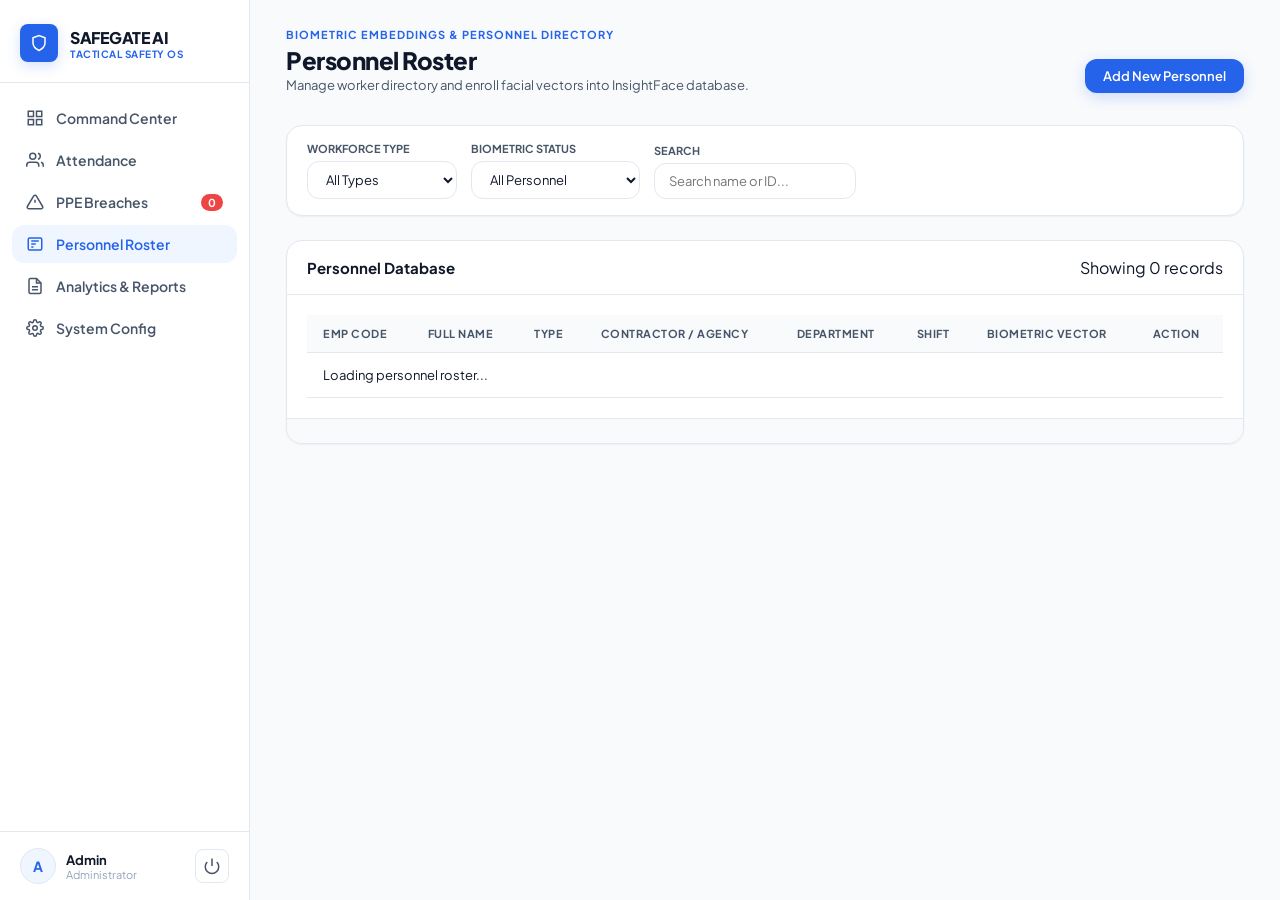
<file: frontend/pages/employees.html>
<!DOCTYPE html>
<html lang="en">
<head>
  <meta charset="UTF-8" />
  <meta name="viewport" content="width=device-width, initial-scale=1.0" />
  <title>Personnel Roster — AI Gate Safety System</title>
  <meta name="description" content="Employee management and InsightFace face biometric enrollment." />
  <link rel="preconnect" href="https://fonts.googleapis.com" />
  <link href="https://fonts.googleapis.com/css2?family=Outfit:wght@300;400;500;600;700;800&family=Inter:wght@300;400;500;600;700&display=swap" rel="stylesheet" />
  <link rel="stylesheet" href="../css/style.css" />
</head>
<body>
  <aside class="sidebar" id="sidebar">
    <div class="sidebar-brand">
      <div class="brand-icon">
        <svg class="nav-svg" viewBox="0 0 24 24" fill="none" stroke="currentColor" stroke-width="2.2"><path d="M12 22s8-4 8-10V5l-8-3-8 3v7c0 6 8 10 8 10z"/></svg>
      </div>
      <div class="brand-text">
        <span class="brand-name">SAFEGATE AI</span>
        <span class="brand-sub">TACTICAL SAFETY OS</span>
      </div>
    </div>

    <nav class="sidebar-nav">
      <a href="../index.html" class="nav-item" id="nav-dashboard">
        <span class="nav-icon"><svg class="nav-svg" viewBox="0 0 24 24" fill="none" stroke="currentColor" stroke-width="2"><rect x="3" y="3" width="7" height="7"/><rect x="14" y="3" width="7" height="7"/><rect x="14" y="14" width="7" height="7"/><rect x="3" y="14" width="7" height="7"/></svg></span>
        <span class="nav-label">Command Center</span>
      </a>
      <a href="attendance.html" class="nav-item" id="nav-attendance">
        <span class="nav-icon"><svg class="nav-svg" viewBox="0 0 24 24" fill="none" stroke="currentColor" stroke-width="2"><path d="M17 21v-2a4 4 0 0 0-4-4H5a4 4 0 0 0-4 4v2"/><circle cx="9" cy="7" r="4"/><path d="M23 21v-2a4 4 0 0 0-3-3.87"/><path d="M16 3.13a4 4 0 0 1 0 7.75"/></svg></span>
        <span class="nav-label">Attendance</span>
      </a>
      <a href="violations.html" class="nav-item" id="nav-violations">
        <span class="nav-icon"><svg class="nav-svg" viewBox="0 0 24 24" fill="none" stroke="currentColor" stroke-width="2"><path d="M10.29 3.86L1.82 18a2 2 0 0 0 1.71 3h16.94a2 2 0 0 0 1.71-3L13.71 3.86a2 2 0 0 0-3.42 0z"/><line x1="12" y1="9" x2="12" y2="13"/><line x1="12" y1="17" x2="12.01" y2="17"/></svg></span>
        <span class="nav-label">PPE Breaches</span>
        <span class="nav-badge" id="violation-badge">0</span>
      </a>
      <a href="employees.html" class="nav-item active" id="nav-employees">
        <span class="nav-icon"><svg class="nav-svg" viewBox="0 0 24 24" fill="none" stroke="currentColor" stroke-width="2"><rect x="3" y="4" width="18" height="16" rx="2"/><line x1="7" y1="8" x2="17" y2="8"/><line x1="7" y1="12" x2="13" y2="12"/><line x1="7" y1="16" x2="10" y2="16"/></svg></span>
        <span class="nav-label">Personnel Roster</span>
      </a>
      <a href="reports.html" class="nav-item" id="nav-reports">
        <span class="nav-icon"><svg class="nav-svg" viewBox="0 0 24 24" fill="none" stroke="currentColor" stroke-width="2"><path d="M14 2H6a2 2 0 0 0-2 2v16a2 2 0 0 0 2 2h12a2 2 0 0 0 2-2V8z"/><polyline points="14 2 14 8 20 8"/><line x1="16" y1="13" x2="8" y2="13"/><line x1="16" y1="17" x2="8" y2="17"/></svg></span>
        <span class="nav-label">Analytics & Reports</span>
      </a>
      <a href="settings.html" class="nav-item" id="nav-settings">
        <span class="nav-icon"><svg class="nav-svg" viewBox="0 0 24 24" fill="none" stroke="currentColor" stroke-width="2"><circle cx="12" cy="12" r="3"/><path d="M19.4 15a1.65 1.65 0 0 0 .33 1.82l.06.06a2 2 0 0 1 0 2.83 2 2 0 0 1-2.83 0l-.06-.06a1.65 1.65 0 0 0-1.82-.33 1.65 1.65 0 0 0-1 1.51V21a2 2 0 0 1-2 2 2 2 0 0 1-2-2v-.09A1.65 1.65 0 0 0 9 19.4a1.65 1.65 0 0 0-1.82.33l-.06.06a2 2 0 0 1-2.83 0 2 2 0 0 1 0-2.83l.06-.06a1.65 1.65 0 0 0 .33-1.82 1.65 1.65 0 0 0-1.51-1H3a2 2 0 0 1-2-2 2 2 0 0 1 2-2h.09A1.65 1.65 0 0 0 4.6 9a1.65 1.65 0 0 0-.33-1.82l-.06-.06a2 2 0 0 1 0-2.83 2 2 0 0 1 2.83 0l.06.06a1.65 1.65 0 0 0 1.82.33H9a1.65 1.65 0 0 0 1-1.51V3a2 2 0 0 1 2-2 2 2 0 0 1 2 2v.09a1.65 1.65 0 0 0 1 1.51 1.65 1.65 0 0 0 1.82-.33l.06-.06a2 2 0 0 1 2.83 0 2 2 0 0 1 0 2.83l-.06.06a1.65 1.65 0 0 0-.33 1.82V9a1.65 1.65 0 0 0 1.51 1H21a2 2 0 0 1 2 2 2 2 0 0 1-2 2h-.09a1.65 1.65 0 0 0-1.51 1z"/></svg></span>
        <span class="nav-label">System Config</span>
      </a>
    </nav>

    <div class="sidebar-footer">
      <div class="user-info" id="user-info">
        <div class="user-avatar" id="user-avatar">A</div>
        <div class="user-details">
          <span class="user-name" id="user-name">Admin</span>
          <span class="user-role" id="user-role">Administrator</span>
        </div>
      </div>
      <button class="btn-logout" id="btn-logout" title="Logout">
        <svg class="nav-svg" viewBox="0 0 24 24" fill="none" stroke="currentColor" stroke-width="2"><path d="M18.36 6.64a9 9 0 1 1-12.73 0"/><line x1="12" y1="2" x2="12" y2="12"/></svg>
      </button>
    </div>
  </aside>

  <main class="main-content">
    <header class="page-header">
      <div class="header-left">
        <div class="page-tag">BIOMETRIC EMBEDDINGS & PERSONNEL DIRECTORY</div>
        <h1 class="page-title">Personnel Roster</h1>
        <p class="page-subtitle">Manage worker directory and enroll facial vectors into InsightFace database.</p>
      </div>
      <div class="header-right">
        <button class="btn btn-primary" onclick="openAddModal()">Add New Personnel</button>
      </div>
    </header>

    <!-- Filters Bar -->
    <div class="filter-bar">
      <div class="filter-group">
        <label>Workforce Type</label>
        <select id="emp-type-filter" class="form-select" onchange="loadEmployees()">
          <option value="all">All Types</option>
          <option value="Contract">Contract Labour</option>
          <option value="OAS">OAS Staff</option>
          <option value="Staff">Regular Staff</option>
        </select>
      </div>
      <div class="filter-group">
        <label>Biometric Status</label>
        <select id="emp-enroll-filter" class="form-select" onchange="loadEmployees()">
          <option value="all">All Personnel</option>
          <option value="enrolled">Enrolled Only</option>
          <option value="pending">Pending Enrollment</option>
        </select>
      </div>
      <div class="filter-group">
        <label>Search</label>
        <input type="text" id="emp-search" class="form-input" placeholder="Search name or ID..." onkeyup="filterEmployeesLocally()" />
      </div>
    </div>

    <!-- Roster Table Card -->
    <div class="card">
      <div class="card-header">
        <h3 class="card-title">Personnel Database</h3>
        <span class="text-muted" id="emp-count-label">Showing 0 records</span>
      </div>
      <div class="card-body p-0">
        <table class="table" id="emp-table">
          <thead>
            <tr>
              <th>Emp Code</th>
              <th>Full Name</th>
              <th>Type</th>
              <th>Contractor / Agency</th>
              <th>Department</th>
              <th>Shift</th>
              <th>Biometric Vector</th>
              <th>Action</th>
            </tr>
          </thead>
          <tbody id="emp-tbody">
            <tr><td colspan="8" class="text-center text-muted p-4">Loading personnel roster...</td></tr>
          </tbody>
        </table>
      </div>
      <div class="card-footer" id="emp-pagination"></div>
    </div>
  </main>

  <!-- Add/Edit Employee Modal -->
  <div class="modal-overlay" id="emp-modal">
    <div class="modal">
      <div class="modal-header">
        <h3 id="emp-modal-title">Register Personnel</h3>
        <button class="modal-close" onclick="closeEmpModal()">&times;</button>
      </div>
      <form id="emp-form" onsubmit="saveEmployee(event)">
        <input type="hidden" id="form-emp-id" />
        <div class="form-group">
          <label>Employee Code / Badge ID *</label>
          <input type="text" id="form-emp-code" class="form-input" placeholder="EMP-1001" required />
        </div>
        <div class="form-group">
          <label>Full Name *</label>
          <input type="text" id="form-full-name" class="form-input" placeholder="John Doe" required />
        </div>
        <div class="grid-2">
          <div class="form-group">
            <label>Workforce Type</label>
            <select id="form-emp-type" class="form-select">
              <option value="Contract">Contract</option>
              <option value="OAS">OAS Staff</option>
              <option value="Staff">Staff</option>
            </select>
          </div>
          <div class="form-group">
            <label>Shift Code</label>
            <select id="form-shift-code" class="form-select">
              <option value="G">General Shift (09:00 - 17:00)</option>
              <option value="A">Shift A (Morning 06:00 - 14:00)</option>
              <option value="B">Shift B (Evening 14:00 - 22:00)</option>
              <option value="C">Shift C (Night 22:00 - 06:00)</option>
            </select>
          </div>
        </div>
        <div class="grid-2">
          <div class="form-group">
            <label>Department</label>
            <input type="text" id="form-dept" class="form-input" placeholder="Civil / Safety" />
          </div>
          <div class="form-group">
            <label>Designation</label>
            <input type="text" id="form-desig" class="form-input" placeholder="Technician" />
          </div>
        </div>
        <div class="form-group">
          <label>Phone Number</label>
          <input type="text" id="form-phone" class="form-input" placeholder="+91 9800000000" />
        </div>
        <div class="modal-footer">
          <button type="button" class="btn btn-secondary" onclick="closeEmpModal()">Cancel</button>
          <button type="submit" class="btn btn-primary">Save Personnel</button>
        </div>
      </form>
    </div>
  </div>

  <!-- Face Enrollment Modal -->
  <div class="modal-overlay" id="enroll-modal">
    <div class="modal">
      <div class="modal-header">
        <h3>Enroll Biometric Face Vector</h3>
        <button class="modal-close" onclick="closeEnrollModal()">&times;</button>
      </div>
      <div class="modal-body text-center">
        <p class="text-muted text-sm mb-3">Upload a clean front-facing photo to generate a 512D face vector embedding.</p>
        <div class="drop-zone" id="drop-zone" onclick="document.getElementById('enroll-file').click()">
          <svg class="nav-svg text-blue mb-2" style="width:40px;height:40px;" viewBox="0 0 24 24" fill="none" stroke="currentColor" stroke-width="2"><path d="M21 15v4a2 2 0 0 1-2 2H5a2 2 0 0 1-2-2v-4"/><polyline points="17 8 12 3 7 8"/><line x1="12" y1="3" x2="12" y2="15"/></svg>
          <p>Click or drag face photo here</p>
          <input type="file" id="enroll-file" accept="image/*" style="display:none" onchange="handleFileSelect(event)" />
        </div>
        <div id="enroll-preview" class="mt-3"></div>
      </div>
      <div class="modal-footer">
        <button class="btn btn-secondary" onclick="closeEnrollModal()">Cancel</button>
        <button class="btn btn-success" id="btn-upload-enroll" onclick="uploadFaceEnrollment()" disabled>Generate Embedding</button>
      </div>
    </div>
  </div>

  <div class="toast-container" id="toast-container"></div>
  <script src="../js/app.js"></script>
  <script src="../js/employees.js"></script>
</body>
</html>
</file>
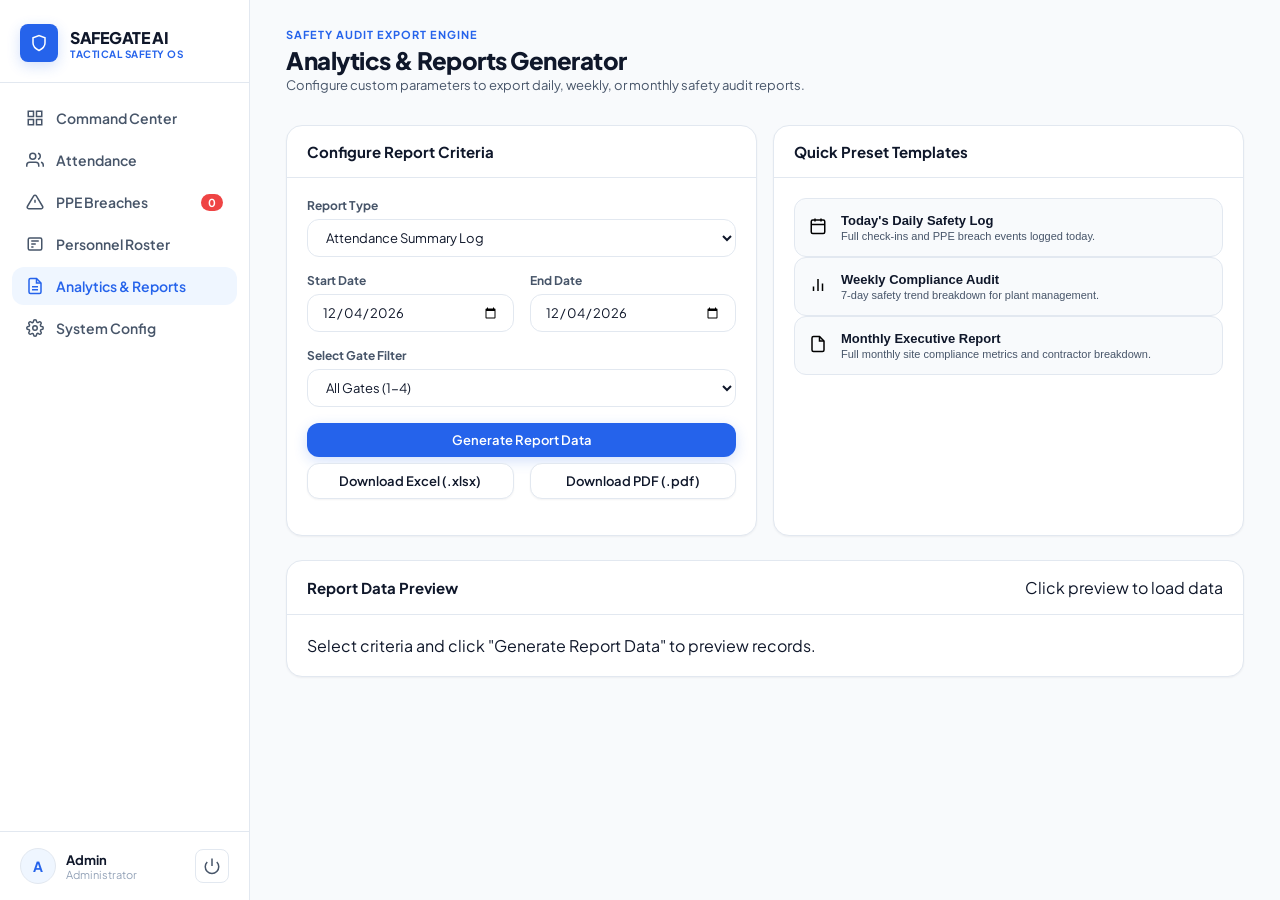
<file: frontend/pages/reports.html>
<!DOCTYPE html>
<html lang="en">
<head>
  <meta charset="UTF-8" />
  <meta name="viewport" content="width=device-width, initial-scale=1.0" />
  <title>Analytics & Reports — AI Gate Safety System</title>
  <meta name="description" content="Generate custom attendance and PPE violation reports in Excel and PDF formats." />
  <link rel="preconnect" href="https://fonts.googleapis.com" />
  <link href="https://fonts.googleapis.com/css2?family=Outfit:wght@300;400;500;600;700;800&family=Inter:wght@300;400;500;600;700&display=swap" rel="stylesheet" />
  <link rel="stylesheet" href="../css/style.css" />
</head>
<body>
  <aside class="sidebar" id="sidebar">
    <div class="sidebar-brand">
      <div class="brand-icon">
        <svg class="nav-svg" viewBox="0 0 24 24" fill="none" stroke="currentColor" stroke-width="2.2"><path d="M12 22s8-4 8-10V5l-8-3-8 3v7c0 6 8 10 8 10z"/></svg>
      </div>
      <div class="brand-text">
        <span class="brand-name">SAFEGATE AI</span>
        <span class="brand-sub">TACTICAL SAFETY OS</span>
      </div>
    </div>

    <nav class="sidebar-nav">
      <a href="../index.html" class="nav-item" id="nav-dashboard">
        <span class="nav-icon"><svg class="nav-svg" viewBox="0 0 24 24" fill="none" stroke="currentColor" stroke-width="2"><rect x="3" y="3" width="7" height="7"/><rect x="14" y="3" width="7" height="7"/><rect x="14" y="14" width="7" height="7"/><rect x="3" y="14" width="7" height="7"/></svg></span>
        <span class="nav-label">Command Center</span>
      </a>
      <a href="attendance.html" class="nav-item" id="nav-attendance">
        <span class="nav-icon"><svg class="nav-svg" viewBox="0 0 24 24" fill="none" stroke="currentColor" stroke-width="2"><path d="M17 21v-2a4 4 0 0 0-4-4H5a4 4 0 0 0-4 4v2"/><circle cx="9" cy="7" r="4"/><path d="M23 21v-2a4 4 0 0 0-3-3.87"/><path d="M16 3.13a4 4 0 0 1 0 7.75"/></svg></span>
        <span class="nav-label">Attendance</span>
      </a>
      <a href="violations.html" class="nav-item" id="nav-violations">
        <span class="nav-icon"><svg class="nav-svg" viewBox="0 0 24 24" fill="none" stroke="currentColor" stroke-width="2"><path d="M10.29 3.86L1.82 18a2 2 0 0 0 1.71 3h16.94a2 2 0 0 0 1.71-3L13.71 3.86a2 2 0 0 0-3.42 0z"/><line x1="12" y1="9" x2="12" y2="13"/><line x1="12" y1="17" x2="12.01" y2="17"/></svg></span>
        <span class="nav-label">PPE Breaches</span>
        <span class="nav-badge" id="violation-badge">0</span>
      </a>
      <a href="employees.html" class="nav-item" id="nav-employees">
        <span class="nav-icon"><svg class="nav-svg" viewBox="0 0 24 24" fill="none" stroke="currentColor" stroke-width="2"><rect x="3" y="4" width="18" height="16" rx="2"/><line x1="7" y1="8" x2="17" y2="8"/><line x1="7" y1="12" x2="13" y2="12"/><line x1="7" y1="16" x2="10" y2="16"/></svg></span>
        <span class="nav-label">Personnel Roster</span>
      </a>
      <a href="reports.html" class="nav-item active" id="nav-reports">
        <span class="nav-icon"><svg class="nav-svg" viewBox="0 0 24 24" fill="none" stroke="currentColor" stroke-width="2"><path d="M14 2H6a2 2 0 0 0-2 2v16a2 2 0 0 0 2 2h12a2 2 0 0 0 2-2V8z"/><polyline points="14 2 14 8 20 8"/><line x1="16" y1="13" x2="8" y2="13"/><line x1="16" y1="17" x2="8" y2="17"/></svg></span>
        <span class="nav-label">Analytics & Reports</span>
      </a>
      <a href="settings.html" class="nav-item" id="nav-settings">
        <span class="nav-icon"><svg class="nav-svg" viewBox="0 0 24 24" fill="none" stroke="currentColor" stroke-width="2"><circle cx="12" cy="12" r="3"/><path d="M19.4 15a1.65 1.65 0 0 0 .33 1.82l.06.06a2 2 0 0 1 0 2.83 2 2 0 0 1-2.83 0l-.06-.06a1.65 1.65 0 0 0-1.82-.33 1.65 1.65 0 0 0-1 1.51V21a2 2 0 0 1-2 2 2 2 0 0 1-2-2v-.09A1.65 1.65 0 0 0 9 19.4a1.65 1.65 0 0 0-1.82.33l-.06.06a2 2 0 0 1-2.83 0 2 2 0 0 1 0-2.83l.06-.06a1.65 1.65 0 0 0 .33-1.82 1.65 1.65 0 0 0-1.51-1H3a2 2 0 0 1-2-2 2 2 0 0 1 2-2h.09A1.65 1.65 0 0 0 4.6 9a1.65 1.65 0 0 0-.33-1.82l-.06-.06a2 2 0 0 1 0-2.83 2 2 0 0 1 2.83 0l.06.06a1.65 1.65 0 0 0 1.82.33H9a1.65 1.65 0 0 0 1-1.51V3a2 2 0 0 1 2-2 2 2 0 0 1 2 2v.09a1.65 1.65 0 0 0 1 1.51 1.65 1.65 0 0 0 1.82-.33l.06-.06a2 2 0 0 1 2.83 0 2 2 0 0 1 0 2.83l-.06.06a1.65 1.65 0 0 0-.33 1.82V9a1.65 1.65 0 0 0 1.51 1H21a2 2 0 0 1 2 2 2 2 0 0 1-2 2h-.09a1.65 1.65 0 0 0-1.51 1z"/></svg></span>
        <span class="nav-label">System Config</span>
      </a>
    </nav>

    <div class="sidebar-footer">
      <div class="user-info" id="user-info">
        <div class="user-avatar" id="user-avatar">A</div>
        <div class="user-details">
          <span class="user-name" id="user-name">Admin</span>
          <span class="user-role" id="user-role">Administrator</span>
        </div>
      </div>
      <button class="btn-logout" id="btn-logout" title="Logout">
        <svg class="nav-svg" viewBox="0 0 24 24" fill="none" stroke="currentColor" stroke-width="2"><path d="M18.36 6.64a9 9 0 1 1-12.73 0"/><line x1="12" y1="2" x2="12" y2="12"/></svg>
      </button>
    </div>
  </aside>

  <main class="main-content">
    <header class="page-header">
      <div class="header-left">
        <div class="page-tag">SAFETY AUDIT EXPORT ENGINE</div>
        <h1 class="page-title">Analytics & Reports Generator</h1>
        <p class="page-subtitle">Configure custom parameters to export daily, weekly, or monthly safety audit reports.</p>
      </div>
    </header>

    <div class="grid-2">
      <!-- Report Control Panel -->
      <div class="card">
        <div class="card-header">
          <h3 class="card-title">Configure Report Criteria</h3>
        </div>
        <div class="card-body">
          <div class="form-group">
            <label>Report Type</label>
            <select id="rpt-type" class="form-select">
              <option value="Attendance">Attendance Summary Log</option>
              <option value="Violations">PPE Safety Breach Audit</option>
              <option value="Executive">Executive Safety Compliance Summary</option>
            </select>
          </div>
          <div class="grid-2">
            <div class="form-group">
              <label>Start Date</label>
              <input type="date" id="rpt-start" class="form-input" />
            </div>
            <div class="form-group">
              <label>End Date</label>
              <input type="date" id="rpt-end" class="form-input" />
            </div>
          </div>
          <div class="form-group">
            <label>Select Gate Filter</label>
            <select id="rpt-gate" class="form-select">
              <option value="all">All Gates (1-4)</option>
              <option value="1">Main Gate-1</option>
              <option value="2">Main Gate-2</option>
              <option value="3">Main Gate-3</option>
              <option value="4">Main Gate-4</option>
            </select>
          </div>
          <div class="form-group mt-4">
            <button class="btn btn-primary btn-full mb-2" onclick="previewReport()">Generate Report Data</button>
            <div class="grid-2">
              <button class="btn btn-secondary" onclick="downloadExcel()">Download Excel (.xlsx)</button>
              <button class="btn btn-secondary" onclick="downloadPDF()">Download PDF (.pdf)</button>
            </div>
          </div>
        </div>
      </div>

      <!-- Quick Export Templates -->
      <div class="card">
        <div class="card-header">
          <h3 class="card-title">Quick Preset Templates</h3>
        </div>
        <div class="card-body">
          <div class="preset-list">
            <button class="preset-card" onclick="quickReport('today')">
              <div class="preset-icon text-cyan"><svg class="kpi-svg" viewBox="0 0 24 24" fill="none" stroke="currentColor" stroke-width="2"><rect x="3" y="4" width="18" height="18" rx="2" ry="2"/><line x1="16" y1="2" x2="16" y2="6"/><line x1="8" y1="2" x2="8" y2="6"/><line x1="3" y1="10" x2="21" y2="10"/></svg></div>
              <div class="preset-details">
                <div class="preset-title">Today's Daily Safety Log</div>
                <div class="preset-desc">Full check-ins and PPE breach events logged today.</div>
              </div>
            </button>
            <button class="preset-card mt-3" onclick="quickReport('week')">
              <div class="preset-icon text-blue"><svg class="kpi-svg" viewBox="0 0 24 24" fill="none" stroke="currentColor" stroke-width="2"><line x1="18" y1="20" x2="18" y2="10"/><line x1="12" y1="20" x2="12" y2="4"/><line x1="6" y1="20" x2="6" y2="14"/></svg></div>
              <div class="preset-details">
                <div class="preset-title">Weekly Compliance Audit</div>
                <div class="preset-desc">7-day safety trend breakdown for plant management.</div>
              </div>
            </button>
            <button class="preset-card mt-3" onclick="quickReport('month')">
              <div class="preset-icon text-purple"><svg class="kpi-svg" viewBox="0 0 24 24" fill="none" stroke="currentColor" stroke-width="2"><path d="M14 2H6a2 2 0 0 0-2 2v16a2 2 0 0 0 2 2h12a2 2 0 0 0 2-2V8z"/><polyline points="14 2 14 8 20 8"/></svg></div>
              <div class="preset-details">
                <div class="preset-title">Monthly Executive Report</div>
                <div class="preset-desc">Full monthly site compliance metrics and contractor breakdown.</div>
              </div>
            </button>
          </div>
        </div>
      </div>
    </div>

    <!-- Preview Section -->
    <div class="card mt-4">
      <div class="card-header">
        <h3 class="card-title">Report Data Preview</h3>
        <span class="text-muted" id="preview-count">Click preview to load data</span>
      </div>
      <div class="card-body p-0">
        <div id="preview-container" class="p-4 text-center text-muted">Select criteria and click "Generate Report Data" to preview records.</div>
      </div>
    </div>
  </main>

  <div class="toast-container" id="toast-container"></div>
  <script src="../js/app.js"></script>
  <script src="../js/reports.js"></script>
</body>
</html>
</file>
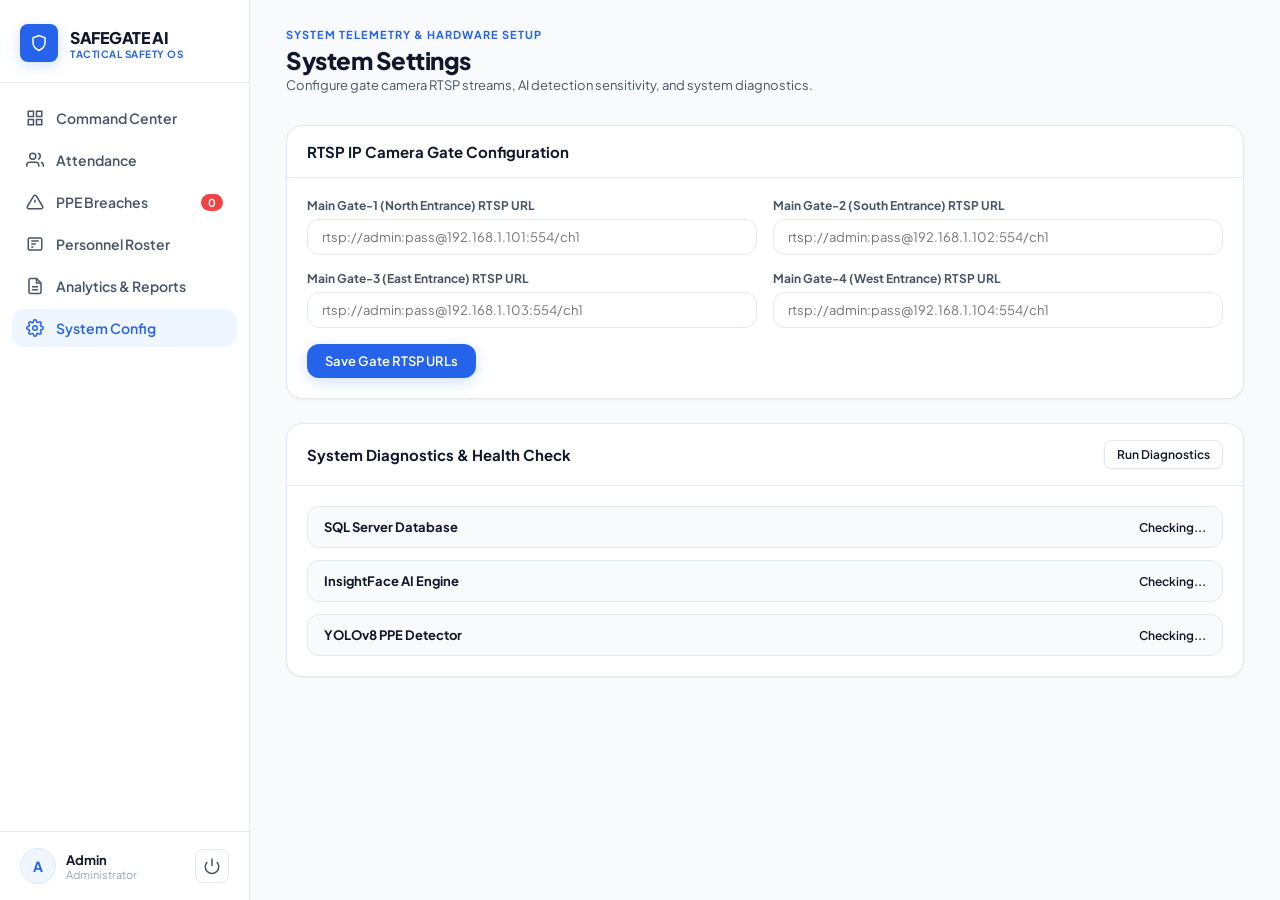
<file: frontend/pages/settings.html>
<!DOCTYPE html>
<html lang="en">
<head>
  <meta charset="UTF-8" />
  <meta name="viewport" content="width=device-width, initial-scale=1.0" />
  <title>System Settings & RTSP Config — AI Gate Safety System</title>
  <meta name="description" content="Configure RTSP camera sources, AI detection thresholds, users, and health." />
  <link rel="preconnect" href="https://fonts.googleapis.com" />
  <link href="https://fonts.googleapis.com/css2?family=Outfit:wght@300;400;500;600;700;800&family=Inter:wght@300;400;500;600;700&display=swap" rel="stylesheet" />
  <link rel="stylesheet" href="../css/style.css" />
</head>
<body>
  <aside class="sidebar" id="sidebar">
    <div class="sidebar-brand">
      <div class="brand-icon">
        <svg class="nav-svg" viewBox="0 0 24 24" fill="none" stroke="currentColor" stroke-width="2.2"><path d="M12 22s8-4 8-10V5l-8-3-8 3v7c0 6 8 10 8 10z"/></svg>
      </div>
      <div class="brand-text">
        <span class="brand-name">SAFEGATE AI</span>
        <span class="brand-sub">TACTICAL SAFETY OS</span>
      </div>
    </div>

    <nav class="sidebar-nav">
      <a href="../index.html" class="nav-item" id="nav-dashboard">
        <span class="nav-icon"><svg class="nav-svg" viewBox="0 0 24 24" fill="none" stroke="currentColor" stroke-width="2"><rect x="3" y="3" width="7" height="7"/><rect x="14" y="3" width="7" height="7"/><rect x="14" y="14" width="7" height="7"/><rect x="3" y="14" width="7" height="7"/></svg></span>
        <span class="nav-label">Command Center</span>
      </a>
      <a href="attendance.html" class="nav-item" id="nav-attendance">
        <span class="nav-icon"><svg class="nav-svg" viewBox="0 0 24 24" fill="none" stroke="currentColor" stroke-width="2"><path d="M17 21v-2a4 4 0 0 0-4-4H5a4 4 0 0 0-4 4v2"/><circle cx="9" cy="7" r="4"/><path d="M23 21v-2a4 4 0 0 0-3-3.87"/><path d="M16 3.13a4 4 0 0 1 0 7.75"/></svg></span>
        <span class="nav-label">Attendance</span>
      </a>
      <a href="violations.html" class="nav-item" id="nav-violations">
        <span class="nav-icon"><svg class="nav-svg" viewBox="0 0 24 24" fill="none" stroke="currentColor" stroke-width="2"><path d="M10.29 3.86L1.82 18a2 2 0 0 0 1.71 3h16.94a2 2 0 0 0 1.71-3L13.71 3.86a2 2 0 0 0-3.42 0z"/><line x1="12" y1="9" x2="12" y2="13"/><line x1="12" y1="17" x2="12.01" y2="17"/></svg></span>
        <span class="nav-label">PPE Breaches</span>
        <span class="nav-badge" id="violation-badge">0</span>
      </a>
      <a href="employees.html" class="nav-item" id="nav-employees">
        <span class="nav-icon"><svg class="nav-svg" viewBox="0 0 24 24" fill="none" stroke="currentColor" stroke-width="2"><rect x="3" y="4" width="18" height="16" rx="2"/><line x1="7" y1="8" x2="17" y2="8"/><line x1="7" y1="12" x2="13" y2="12"/><line x1="7" y1="16" x2="10" y2="16"/></svg></span>
        <span class="nav-label">Personnel Roster</span>
      </a>
      <a href="reports.html" class="nav-item" id="nav-reports">
        <span class="nav-icon"><svg class="nav-svg" viewBox="0 0 24 24" fill="none" stroke="currentColor" stroke-width="2"><path d="M14 2H6a2 2 0 0 0-2 2v16a2 2 0 0 0 2 2h12a2 2 0 0 0 2-2V8z"/><polyline points="14 2 14 8 20 8"/><line x1="16" y1="13" x2="8" y2="13"/><line x1="16" y1="17" x2="8" y2="17"/></svg></span>
        <span class="nav-label">Analytics & Reports</span>
      </a>
      <a href="settings.html" class="nav-item active" id="nav-settings">
        <span class="nav-icon"><svg class="nav-svg" viewBox="0 0 24 24" fill="none" stroke="currentColor" stroke-width="2"><circle cx="12" cy="12" r="3"/><path d="M19.4 15a1.65 1.65 0 0 0 .33 1.82l.06.06a2 2 0 0 1 0 2.83 2 2 0 0 1-2.83 0l-.06-.06a1.65 1.65 0 0 0-1.82-.33 1.65 1.65 0 0 0-1 1.51V21a2 2 0 0 1-2 2 2 2 0 0 1-2-2v-.09A1.65 1.65 0 0 0 9 19.4a1.65 1.65 0 0 0-1.82.33l-.06.06a2 2 0 0 1-2.83 0 2 2 0 0 1 0-2.83l.06-.06a1.65 1.65 0 0 0 .33-1.82 1.65 1.65 0 0 0-1.51-1H3a2 2 0 0 1-2-2 2 2 0 0 1 2-2h.09A1.65 1.65 0 0 0 4.6 9a1.65 1.65 0 0 0-.33-1.82l-.06-.06a2 2 0 0 1 0-2.83 2 2 0 0 1 2.83 0l.06.06a1.65 1.65 0 0 0 1.82.33H9a1.65 1.65 0 0 0 1-1.51V3a2 2 0 0 1 2-2 2 2 0 0 1 2 2v.09a1.65 1.65 0 0 0 1 1.51 1.65 1.65 0 0 0 1.82-.33l.06-.06a2 2 0 0 1 2.83 0 2 2 0 0 1 0 2.83l-.06.06a1.65 1.65 0 0 0-.33 1.82V9a1.65 1.65 0 0 0 1.51 1H21a2 2 0 0 1 2 2 2 2 0 0 1-2 2h-.09a1.65 1.65 0 0 0-1.51 1z"/></svg></span>
        <span class="nav-label">System Config</span>
      </a>
    </nav>

    <div class="sidebar-footer">
      <div class="user-info" id="user-info">
        <div class="user-avatar" id="user-avatar">A</div>
        <div class="user-details">
          <span class="user-name" id="user-name">Admin</span>
          <span class="user-role" id="user-role">Administrator</span>
        </div>
      </div>
      <button class="btn-logout" id="btn-logout" title="Logout">
        <svg class="nav-svg" viewBox="0 0 24 24" fill="none" stroke="currentColor" stroke-width="2"><path d="M18.36 6.64a9 9 0 1 1-12.73 0"/><line x1="12" y1="2" x2="12" y2="12"/></svg>
      </button>
    </div>
  </aside>

  <main class="main-content">
    <header class="page-header">
      <div class="header-left">
        <div class="page-tag">SYSTEM TELEMETRY & HARDWARE SETUP</div>
        <h1 class="page-title">System Settings</h1>
        <p class="page-subtitle">Configure gate camera RTSP streams, AI detection sensitivity, and system diagnostics.</p>
      </div>
    </header>

    <div class="card">
      <div class="card-header">
        <h3 class="card-title">RTSP IP Camera Gate Configuration</h3>
      </div>
      <div class="card-body">
        <form id="gate-config-form" onsubmit="saveGateSettings(event)">
          <div class="grid-2">
            <div class="form-group">
              <label>Main Gate-1 (North Entrance) RTSP URL</label>
              <input type="text" id="gate-rtsp-1" class="form-input" placeholder="rtsp://admin:pass@192.168.1.101:554/ch1" />
            </div>
            <div class="form-group">
              <label>Main Gate-2 (South Entrance) RTSP URL</label>
              <input type="text" id="gate-rtsp-2" class="form-input" placeholder="rtsp://admin:pass@192.168.1.102:554/ch1" />
            </div>
          </div>
          <div class="grid-2">
            <div class="form-group">
              <label>Main Gate-3 (East Entrance) RTSP URL</label>
              <input type="text" id="gate-rtsp-3" class="form-input" placeholder="rtsp://admin:pass@192.168.1.103:554/ch1" />
            </div>
            <div class="form-group">
              <label>Main Gate-4 (West Entrance) RTSP URL</label>
              <input type="text" id="gate-rtsp-4" class="form-input" placeholder="rtsp://admin:pass@192.168.1.104:554/ch1" />
            </div>
          </div>
          <button type="submit" class="btn btn-primary mt-2">Save Gate RTSP URLs</button>
        </form>
      </div>
    </div>

    <!-- Health Check Section -->
    <div class="card mt-4">
      <div class="card-header">
        <h3 class="card-title">System Diagnostics & Health Check</h3>
        <button class="btn btn-secondary btn-sm" onclick="checkHealth()">Run Diagnostics</button>
      </div>
      <div class="card-body">
        <div class="health-grid" id="health-grid">
          <div class="health-item">
            <div class="health-label">SQL Server Database</div>
            <div class="health-status" id="health-db">Checking...</div>
          </div>
          <div class="health-item">
            <div class="health-label">InsightFace AI Engine</div>
            <div class="health-status" id="health-face">Checking...</div>
          </div>
          <div class="health-item">
            <div class="health-label">YOLOv8 PPE Detector</div>
            <div class="health-status" id="health-ppe">Checking...</div>
          </div>
        </div>
      </div>
    </div>
  </main>

  <div class="toast-container" id="toast-container"></div>
  <script src="../js/app.js"></script>
  <script src="../js/settings.js"></script>
</body>
</html>
</file>
<file: frontend/css/style.css>
/* ══════════════════════════════════════════════════════════════
   AI Gate Safety System — Modern Light Theme Design System
   Clean, Minimal, High-Contrast Corporate Safety OS
   ══════════════════════════════════════════════════════════════ */

/* ── Google Fonts ─────────────────────────────────────────────── */
@import url('https://fonts.googleapis.com/css2?family=Plus+Jakarta+Sans:wght@400;500;600;700;800&family=Inter:wght@400;500;600;700&display=swap');

/* ── Light Design Tokens ───────────────────────────────────────────── */
:root {
  /* Surface Colors */
  --bg-base: #F8FAFC;
  --bg-surface: #FFFFFF;
  --bg-card: #FFFFFF;
  --bg-card-hover: #F1F5F9;
  --bg-sidebar: #FFFFFF;

  /* Accent Palette */
  --accent-blue: #2563EB;
  --accent-blue-lt: #3B82F6;
  --accent-blue-bg: #EFF6FF;

  --accent-cyan: #0EA5E9;
  --accent-cyan-bg: #F0F9FF;

  --accent-green: #10B981;
  --accent-green-bg: #ECFDF5;

  --accent-amber: #F59E0B;
  --accent-amber-bg: #FFFBEB;

  --accent-red: #EF4444;
  --accent-red-bg: #FEF2F2;

  --accent-purple: #8B5CF6;
  --accent-purple-bg: #F5F3FF;

  /* Typography Colors */
  --text-primary: #0F172A;
  --text-secondary: #475569;
  --text-muted: #94A3B8;

  /* Borders & Dividers */
  --border: #E2E8F0;
  --border-hover: #CBD5E1;
  --glass-bg: rgba(255, 255, 255, 0.9);
  --glass-border: #E2E8F0;

  /* Spacing */
  --sidebar-w: 250px;
  --radius-sm: 8px;
  --radius-md: 12px;
  --radius-lg: 16px;
  --radius-xl: 20px;

  /* Clean Shadows */
  --shadow-sm: 0 1px 2px 0 rgba(15, 23, 42, 0.05);
  --shadow-md: 0 4px 12px 0 rgba(15, 23, 42, 0.06), 0 1px 2px 0 rgba(15, 23, 42, 0.04);
  --shadow-lg: 0 10px 25px -5px rgba(15, 23, 42, 0.08), 0 4px 6px -2px rgba(15, 23, 42, 0.04);
  --shadow-glow-blue: 0 4px 14px rgba(37, 99, 235, 0.2);

  /* Transitions */
  --transition: 0.2s cubic-bezier(0.4, 0, 0.2, 1);
  --transition-slow: 0.3s cubic-bezier(0.4, 0, 0.2, 1);
}

/* ── Reset ────────────────────────────────────────────────────── */
*,
*::before,
*::after {
  box-sizing: border-box;
  margin: 0;
  padding: 0;
}

html {
  font-size: 16px;
}

body {
  font-family: 'Plus Jakarta Sans', 'Inter', -apple-system, sans-serif;
  background: var(--bg-base);
  color: var(--text-primary);
  display: flex;
  min-height: 100vh;
  overflow-x: hidden;
  -webkit-font-smoothing: antialiased;
}

a {
  text-decoration: none;
  color: inherit;
}

/* ── SVG & Icon Utilities ────────────────────────────────────── */
.nav-svg,
.btn-svg,
.kpi-svg,
.section-svg,
.card-svg,
.login-svg,
.alert-svg {
  width: 18px;
  height: 18px;
  stroke-width: 2;
  flex-shrink: 0;
}

.page-tag {
  font-size: 11px;
  font-weight: 700;
  letter-spacing: 1px;
  color: var(--accent-blue);
  text-transform: uppercase;
  margin-bottom: 4px;
}

.section-title-wrap,
.card-title-wrap {
  display: flex;
  align-items: center;
  gap: 10px;
}

.dot {
  width: 8px;
  height: 8px;
  border-radius: 50%;
  display: inline-block;
}

.dot-green {
  background: var(--accent-green);
  box-shadow: 0 0 6px rgba(16, 185, 129, 0.4);
}

.dot-red {
  background: var(--accent-red);
  box-shadow: 0 0 6px rgba(239, 68, 68, 0.4);
}

.dot-amber {
  background: var(--accent-amber);
  box-shadow: 0 0 6px rgba(245, 158, 11, 0.4);
}

.kpi-icon-box {
  width: 46px;
  height: 46px;
  border-radius: var(--radius-md);
  display: flex;
  align-items: center;
  justify-content: center;
  flex-shrink: 0;
}

.kpi-icon-box.blue {
  background: var(--accent-blue-bg);
  color: var(--accent-blue);
}

.kpi-icon-box.purple {
  background: var(--accent-purple-bg);
  color: var(--accent-purple);
}

.kpi-icon-box.red {
  background: var(--accent-red-bg);
  color: var(--accent-red);
}

.kpi-icon-box.green {
  background: var(--accent-green-bg);
  color: var(--accent-green);
}

.alert-icon-box {
  width: 34px;
  height: 34px;
  border-radius: var(--radius-sm);
  background: var(--accent-red-bg);
  color: var(--accent-red);
  display: flex;
  align-items: center;
  justify-content: center;
  flex-shrink: 0;
}

.toast-dot {
  width: 8px;
  height: 8px;
  border-radius: 50%;
  flex-shrink: 0;
}

.toast-dot-success {
  background: var(--accent-green);
}

.toast-dot-error {
  background: var(--accent-red);
}

.toast-dot-warn {
  background: var(--accent-amber);
}

.toast-dot-info {
  background: var(--accent-blue);
}

/* ── Scrollbar ────────────────────────────────────────────────── */
::-webkit-scrollbar {
  width: 6px;
  height: 6px;
}

::-webkit-scrollbar-track {
  background: transparent;
}

::-webkit-scrollbar-thumb {
  background: #CBD5E1;
  border-radius: 3px;
}

/* ════════════════════════════════════════════════════════════════
   SIDEBAR
   ════════════════════════════════════════════════════════════════ */
.sidebar {
  width: var(--sidebar-w);
  background: var(--bg-sidebar);
  border-right: 1px solid var(--border);
  display: flex;
  flex-direction: column;
  position: fixed;
  top: 0;
  left: 0;
  bottom: 0;
  z-index: 100;
  transition: transform var(--transition-slow);
}

.sidebar-brand {
  display: flex;
  align-items: center;
  gap: 12px;
  padding: 24px 20px 20px;
  border-bottom: 1px solid var(--border);
}

.brand-icon {
  width: 38px;
  height: 38px;
  background: var(--accent-blue);
  border-radius: var(--radius-sm);
  display: flex;
  align-items: center;
  justify-content: center;
  color: white;
  box-shadow: var(--shadow-glow-blue);
  flex-shrink: 0;
}

.brand-name {
  display: block;
  font-size: 16px;
  font-weight: 800;
  color: var(--text-primary);
  letter-spacing: -0.3px;
}

.brand-sub {
  display: block;
  font-size: 10px;
  color: var(--accent-blue);
  letter-spacing: 0.5px;
  font-weight: 700;
  text-transform: uppercase;
}

.sidebar-nav {
  flex: 1;
  padding: 16px 12px;
  display: flex;
  flex-direction: column;
  gap: 4px;
  overflow-y: auto;
}

.nav-item {
  display: flex;
  align-items: center;
  gap: 12px;
  padding: 10px 14px;
  border-radius: var(--radius-md);
  color: var(--text-secondary);
  font-size: 14px;
  font-weight: 600;
  transition: all var(--transition);
  position: relative;
  cursor: pointer;
}

.nav-item:hover {
  background: var(--bg-base);
  color: var(--text-primary);
}

.nav-item.active {
  background: var(--accent-blue-bg);
  color: var(--accent-blue);
}

.nav-icon {
  display: flex;
  align-items: center;
  justify-content: center;
}

.nav-label {
  flex: 1;
}

.nav-badge {
  background: var(--accent-red);
  color: white;
  font-size: 11px;
  font-weight: 700;
  padding: 2px 7px;
  border-radius: 10px;
  min-width: 18px;
  text-align: center;
}

.sidebar-footer {
  padding: 16px 20px;
  border-top: 1px solid var(--border);
  display: flex;
  align-items: center;
  gap: 12px;
}

.user-info {
  display: flex;
  align-items: center;
  gap: 10px;
  flex: 1;
  min-width: 0;
}

.user-avatar {
  width: 36px;
  height: 36px;
  background: var(--accent-blue-bg);
  color: var(--accent-blue);
  border-radius: 50%;
  display: flex;
  align-items: center;
  justify-content: center;
  font-weight: 700;
  font-size: 14px;
  flex-shrink: 0;
  border: 1px solid var(--border);
}

.user-name {
  display: block;
  font-size: 13px;
  font-weight: 700;
  color: var(--text-primary);
  truncate: true;
}

.user-role {
  display: block;
  font-size: 11px;
  color: var(--text-muted);
}

.btn-logout {
  background: transparent;
  border: 1px solid var(--border);
  color: var(--text-secondary);
  width: 34px;
  height: 34px;
  border-radius: var(--radius-sm);
  display: flex;
  align-items: center;
  justify-content: center;
  cursor: pointer;
  transition: all var(--transition);
}

.btn-logout:hover {
  background: var(--accent-red-bg);
  color: var(--accent-red);
  border-color: var(--accent-red);
}

/* ════════════════════════════════════════════════════════════════
   MAIN CONTENT AREA
   ════════════════════════════════════════════════════════════════ */
.main-content {
  margin-left: var(--sidebar-w);
  flex: 1;
  padding: 28px 36px;
  display: flex;
  flex-direction: column;
  gap: 24px;
  max-width: 1600px;
}

.page-header {
  display: flex;
  align-items: flex-end;
  justify-content: space-between;
  padding-bottom: 8px;
}

.page-title {
  font-size: 24px;
  font-weight: 800;
  color: var(--text-primary);
  letter-spacing: -0.5px;
}

.page-subtitle {
  font-size: 13px;
  color: var(--text-secondary);
  margin-top: 2px;
}

.header-right {
  display: flex;
  align-items: center;
  gap: 14px;
}

.connection-status {
  display: flex;
  align-items: center;
  gap: 8px;
  background: var(--bg-surface);
  border: 1px solid var(--border);
  padding: 6px 14px;
  border-radius: 20px;
  font-size: 12px;
  font-weight: 600;
  color: var(--text-secondary);
  box-shadow: var(--shadow-sm);
}

.status-dot {
  width: 8px;
  height: 8px;
  border-radius: 50%;
}

.status-dot.connected {
  background: var(--accent-green);
  box-shadow: 0 0 6px var(--accent-green);
}

.status-dot.disconnected {
  background: var(--accent-red);
}

.status-dot.connecting {
  background: var(--accent-amber);
}

/* ════════════════════════════════════════════════════════════════
   BUTTONS
   ════════════════════════════════════════════════════════════════ */
.btn {
  display: inline-flex;
  align-items: center;
  justify-content: center;
  gap: 8px;
  padding: 9px 18px;
  border-radius: var(--radius-md);
  font-size: 13px;
  font-weight: 600;
  cursor: pointer;
  border: none;
  transition: all var(--transition);
  font-family: inherit;
}

.btn-primary {
  background: var(--accent-blue);
  color: white;
  box-shadow: var(--shadow-glow-blue);
}

.btn-primary:hover {
  background: #1d4ed8;
  transform: translateY(-1px);
}

.btn-secondary {
  background: var(--bg-surface);
  color: var(--text-primary);
  border: 1px solid var(--border);
  box-shadow: var(--shadow-sm);
}

.btn-secondary:hover {
  background: var(--bg-base);
  border-color: var(--border-hover);
}

.btn-success {
  background: var(--accent-green);
  color: white;
}

.btn-success:hover {
  background: #059669;
}

.btn-danger {
  background: var(--accent-red);
  color: white;
}

.btn-danger:hover {
  background: #dc2626;
}

.btn-ghost {
  background: transparent;
  color: var(--accent-blue);
  border: none;
  padding: 4px 8px;
}

.btn-ghost:hover {
  background: var(--accent-blue-bg);
}

.btn-outline-red {
  background: transparent;
  color: var(--accent-red);
  border: 1px solid rgba(239, 68, 68, 0.3);
}

.btn-outline-red:hover {
  background: var(--accent-red-bg);
}

.btn-sm {
  padding: 6px 12px;
  font-size: 12px;
  border-radius: var(--radius-sm);
}

.btn-full {
  width: 100%;
}

/* ════════════════════════════════════════════════════════════════
   KPI CARDS
   ════════════════════════════════════════════════════════════════ */
.kpi-grid {
  display: grid;
  grid-template-columns: repeat(auto-fit, minmax(240px, 1fr));
  gap: 18px;
}

.kpi-card {
  background: var(--bg-card);
  border: 1px solid var(--border);
  border-radius: var(--radius-lg);
  padding: 20px;
  display: flex;
  align-items: center;
  gap: 16px;
  box-shadow: var(--shadow-sm);
  transition: all var(--transition);
}

.kpi-card:hover {
  transform: translateY(-2px);
  box-shadow: var(--shadow-md);
  border-color: var(--border-hover);
}

.kpi-data {
  flex: 1;
}

.kpi-value {
  font-size: 26px;
  font-weight: 800;
  color: var(--text-primary);
  line-height: 1.1;
  letter-spacing: -0.5px;
}

.kpi-label {
  font-size: 12px;
  font-weight: 600;
  color: var(--text-secondary);
  margin-top: 4px;
}

/* ════════════════════════════════════════════════════════════════
   CARDS & SECTIONS
   ════════════════════════════════════════════════════════════════ */
.card {
  background: var(--bg-card);
  border: 1px solid var(--border);
  border-radius: var(--radius-lg);
  box-shadow: var(--shadow-sm);
  overflow: hidden;
}

.card-header {
  padding: 16px 20px;
  border-bottom: 1px solid var(--border);
  display: flex;
  align-items: center;
  justify-content: space-between;
}

.card-title {
  font-size: 15px;
  font-weight: 700;
  color: var(--text-primary);
}

.card-body {
  padding: 20px;
}

.card-footer {
  padding: 12px 20px;
  border-top: 1px solid var(--border);
  background: var(--bg-base);
}

.section {
  display: flex;
  flex-direction: column;
  gap: 16px;
}

.section-header {
  display: flex;
  align-items: center;
  justify-content: space-between;
}

.section-title {
  font-size: 17px;
  font-weight: 800;
  color: var(--text-primary);
  letter-spacing: -0.3px;
}

.section-actions {
  display: flex;
  gap: 10px;
}

/* ════════════════════════════════════════════════════════════════
   GATE CAMERA MATRIX GRID
   ════════════════════════════════════════════════════════════════ */
.gate-grid {
  display: grid;
  grid-template-columns: repeat(auto-fit, minmax(320px, 1fr));
  gap: 20px;
}

.gate-card {
  background: var(--bg-card);
  border: 1px solid var(--border);
  border-radius: var(--radius-lg);
  overflow: hidden;
  box-shadow: var(--shadow-sm);
  transition: all var(--transition);
  display: flex;
  flex-direction: column;
}

.gate-card:hover {
  border-color: var(--border-hover);
  box-shadow: var(--shadow-md);
}

.gate-feed {
  position: relative;
  aspect-ratio: 16/9;
  background: #0F172A;
  overflow: hidden;
  display: flex;
  align-items: center;
  justify-content: center;
}

.gate-feed img {
  width: 100%;
  height: 100%;
  object-fit: cover;
}

.gate-feed-placeholder {
  display: flex;
  flex-direction: column;
  align-items: center;
  gap: 8px;
  color: #64748B;
  font-size: 12px;
  font-weight: 600;
}

.gate-feed-overlay {
  position: absolute;
  top: 10px;
  left: 10px;
  right: 10px;
  display: flex;
  align-items: center;
  justify-content: space-between;
  background: rgba(15, 23, 42, 0.75);
  backdrop-filter: blur(8px);
  padding: 4px 10px;
  border-radius: 20px;
  border: 1px solid rgba(255, 255, 255, 0.1);
}

.gate-info {
  padding: 16px;
  display: flex;
  flex-direction: column;
  gap: 12px;
}

.gate-name {
  font-size: 15px;
  font-weight: 700;
  color: var(--text-primary);
}

.gate-location {
  font-size: 12px;
  color: var(--text-muted);
}

.gate-stats {
  display: flex;
  gap: 16px;
  background: var(--bg-base);
  padding: 10px 14px;
  border-radius: var(--radius-sm);
}

.gate-stat {
  display: flex;
  align-items: center;
  gap: 6px;
  font-size: 12px;
  color: var(--text-secondary);
}

.gate-stat-val {
  font-weight: 800;
  font-size: 14px;
  color: var(--text-primary);
}

.gate-actions {
  display: flex;
  gap: 8px;
  margin-top: 4px;
}

.gate-status-dot {
  width: 8px;
  height: 8px;
  border-radius: 50%;
}

.gate-status-dot.active {
  background: var(--accent-green);
  box-shadow: 0 0 6px var(--accent-green);
}

.gate-status-dot.stopped {
  background: var(--text-muted);
}

.gate-status-dot.error {
  background: var(--accent-red);
}

/* ════════════════════════════════════════════════════════════════
   BOTTOM GRID & LISTS
   ════════════════════════════════════════════════════════════════ */
.bottom-grid {
  display: grid;
  grid-template-columns: 1fr 1fr 1fr;
  gap: 20px;
}

@media (max-width: 1200px) {
  .bottom-grid {
    grid-template-columns: 1fr;
  }
}

.chart-container {
  height: 260px;
  position: relative;
}

.alert-list,
.entry-list {
  display: flex;
  flex-direction: column;
  gap: 10px;
  max-height: 260px;
  overflow-y: auto;
}

.alert-item {
  display: flex;
  align-items: center;
  gap: 12px;
  padding: 10px 12px;
  background: var(--bg-base);
  border-radius: var(--radius-md);
  border: 1px solid var(--border);
}

.alert-body {
  flex: 1;
}

.alert-type {
  font-size: 13px;
  font-weight: 700;
  color: var(--accent-red);
}

.alert-meta {
  font-size: 11px;
  color: var(--text-secondary);
  margin-top: 2px;
}

.entry-item {
  display: flex;
  align-items: center;
  gap: 12px;
  padding: 10px 12px;
  background: var(--bg-base);
  border-radius: var(--radius-md);
  border: 1px solid var(--border);
}

.entry-avatar {
  width: 32px;
  height: 32px;
  border-radius: 50%;
  background: var(--accent-blue-bg);
  color: var(--accent-blue);
  display: flex;
  align-items: center;
  justify-content: center;
  font-weight: 700;
  font-size: 12px;
  flex-shrink: 0;
}

.entry-name {
  font-size: 13px;
  font-weight: 700;
  color: var(--text-primary);
}

.entry-meta {
  font-size: 11px;
  color: var(--text-secondary);
  margin-top: 2px;
}

.empty-state {
  text-align: center;
  color: var(--text-muted);
  font-size: 13px;
  padding: 24px;
}

/* ════════════════════════════════════════════════════════════════
   TABLES & BADGES
   ════════════════════════════════════════════════════════════════ */
.table {
  width: 100%;
  border-collapse: collapse;
  text-align: left;
  font-size: 13px;
}

.table th {
  background: var(--bg-base);
  color: var(--text-secondary);
  font-weight: 700;
  font-size: 11px;
  text-transform: uppercase;
  letter-spacing: 0.5px;
  padding: 12px 16px;
  border-bottom: 1px solid var(--border);
}

.table td {
  padding: 14px 16px;
  border-bottom: 1px solid var(--border);
  color: var(--text-primary);
  vertical-align: middle;
}

.table tbody tr:hover {
  background: var(--bg-base);
}

.badge {
  display: inline-flex;
  align-items: center;
  gap: 6px;
  padding: 3px 10px;
  border-radius: 20px;
  font-size: 11px;
  font-weight: 700;
  line-height: 1.4;
}

.badge-blue {
  background: var(--accent-blue-bg);
  color: var(--accent-blue);
}

.badge-green {
  background: var(--accent-green-bg);
  color: var(--accent-green);
}

.badge-amber {
  background: var(--accent-amber-bg);
  color: var(--accent-amber);
}

.badge-red {
  background: var(--accent-red-bg);
  color: var(--accent-red);
}

.badge-purple {
  background: var(--accent-purple-bg);
  color: var(--accent-purple);
}

/* ════════════════════════════════════════════════════════════════
   FORMS & FILTERS
   ════════════════════════════════════════════════════════════════ */
.filter-bar {
  display: flex;
  flex-wrap: wrap;
  align-items: flex-end;
  gap: 14px;
  background: var(--bg-card);
  padding: 16px 20px;
  border-radius: var(--radius-lg);
  border: 1px solid var(--border);
  box-shadow: var(--shadow-sm);
}

.filter-group {
  display: flex;
  flex-direction: column;
  gap: 6px;
}

.filter-group label {
  font-size: 11px;
  font-weight: 700;
  color: var(--text-secondary);
  text-transform: uppercase;
}

.form-group {
  display: flex;
  flex-direction: column;
  gap: 6px;
  margin-bottom: 16px;
}

.form-group label {
  font-size: 12px;
  font-weight: 700;
  color: var(--text-secondary);
}

.form-input,
.form-select {
  padding: 9px 14px;
  background: var(--bg-surface);
  border: 1px solid var(--border);
  border-radius: var(--radius-md);
  color: var(--text-primary);
  font-size: 13px;
  font-family: inherit;
  transition: all var(--transition);
}

.form-input:focus,
.form-select:focus {
  outline: none;
  border-color: var(--accent-blue);
  box-shadow: 0 0 0 3px rgba(37, 99, 235, 0.15);
}

.grid-2 {
  display: grid;
  grid-template-columns: 1fr 1fr;
  gap: 16px;
}

/* ════════════════════════════════════════════════════════════════
   MODALS
   ════════════════════════════════════════════════════════════════ */
.modal-overlay {
  position: fixed;
  inset: 0;
  z-index: 200;
  background: rgba(15, 23, 42, 0.6);
  backdrop-filter: blur(4px);
  display: flex;
  align-items: center;
  justify-content: center;
  opacity: 0;
  pointer-events: none;
  transition: opacity var(--transition);
}

.modal-overlay.show {
  opacity: 1;
  pointer-events: auto;
}

.modal {
  background: var(--bg-card);
  border-radius: var(--radius-xl);
  border: 1px solid var(--border);
  box-shadow: var(--shadow-lg);
  width: 90%;
  max-width: 480px;
  padding: 24px;
  transform: scale(0.95);
  transition: transform var(--transition);
}

.modal-overlay.show .modal {
  transform: scale(1);
}

.modal-header {
  display: flex;
  align-items: center;
  justify-content: space-between;
  margin-bottom: 20px;
}

.modal-header h3 {
  font-size: 18px;
  font-weight: 800;
  color: var(--text-primary);
}

.modal-close {
  background: none;
  border: none;
  font-size: 20px;
  color: var(--text-muted);
  cursor: pointer;
}

.modal-close:hover {
  color: var(--text-primary);
}

.login-modal {
  text-align: center;
}

.login-header {
  margin-bottom: 24px;
}

.login-icon-box {
  width: 52px;
  height: 52px;
  margin: 0 auto 12px;
  background: var(--accent-blue-bg);
  color: var(--accent-blue);
  border-radius: var(--radius-md);
  display: flex;
  align-items: center;
  justify-content: center;
}

.login-header h2 {
  font-size: 20px;
  font-weight: 800;
  color: var(--text-primary);
}

.login-header p {
  font-size: 13px;
  color: var(--text-secondary);
  margin-top: 2px;
}

.form-error {
  color: var(--accent-red);
  font-size: 12px;
  font-weight: 600;
  margin-bottom: 12px;
  min-height: 18px;
}

.drop-zone {
  border: 2px dashed var(--border);
  border-radius: var(--radius-lg);
  padding: 32px 20px;
  text-align: center;
  cursor: pointer;
  transition: all var(--transition);
  background: var(--bg-base);
}

.drop-zone:hover {
  border-color: var(--accent-blue);
  background: var(--accent-blue-bg);
}

/* ════════════════════════════════════════════════════════════════
   TOAST NOTIFICATIONS
   ════════════════════════════════════════════════════════════════ */
.toast-container {
  position: fixed;
  bottom: 24px;
  right: 24px;
  z-index: 300;
  display: flex;
  flex-direction: column;
  gap: 10px;
}

.toast {
  background: var(--bg-surface);
  border: 1px solid var(--border);
  border-radius: var(--radius-md);
  padding: 12px 16px;
  display: flex;
  align-items: center;
  gap: 12px;
  box-shadow: var(--shadow-md);
  min-width: 280px;
  max-width: 360px;
}

.toast-title {
  font-size: 13px;
  font-weight: 700;
  color: var(--text-primary);
}

.toast-msg {
  font-size: 11px;
  color: var(--text-secondary);
  margin-top: 1px;
}

/* ════════════════════════════════════════════════════════════════
   PRESET CARDS & HEALTH GRID
   ════════════════════════════════════════════════════════════════ */
.preset-card {
  display: flex;
  align-items: center;
  gap: 14px;
  width: 100%;
  padding: 14px;
  text-align: left;
  background: var(--bg-base);
  border: 1px solid var(--border);
  border-radius: var(--radius-md);
  cursor: pointer;
  transition: all var(--transition);
}

.preset-card:hover {
  border-color: var(--accent-blue);
  background: var(--bg-surface);
}

.preset-title {
  font-size: 13px;
  font-weight: 700;
  color: var(--text-primary);
}

.preset-desc {
  font-size: 11px;
  color: var(--text-secondary);
  margin-top: 2px;
}

.health-grid {
  display: flex;
  flex-direction: column;
  gap: 12px;
}

.health-item {
  display: flex;
  align-items: center;
  justify-content: space-between;
  padding: 12px 16px;
  background: var(--bg-base);
  border-radius: var(--radius-md);
  border: 1px solid var(--border);
}

.health-label {
  font-size: 13px;
  font-weight: 700;
  color: var(--text-primary);
}

.health-status {
  font-size: 12px;
  font-weight: 600;
}

/* ════════════════════════════════════════════════════════════════
   AI MODEL PLAYGROUND & PPE UPLOADER
   ════════════════════════════════════════════════════════════════ */
.test-playground-section {
  margin-top: 10px;
  margin-bottom: 24px;
}

.playground-card {
  background: var(--bg-card);
  border-radius: var(--radius-xl);
  border: 1px solid var(--border);
  overflow: hidden;
}

.playground-body {
  padding: 24px;
}

.upload-dropzone {
  border: 2px dashed rgba(37, 99, 235, 0.4);
  background: rgba(37, 99, 235, 0.03);
  border-radius: var(--radius-lg);
  padding: 40px 20px;
  text-align: center;
  cursor: pointer;
  transition: all var(--transition);
  position: relative;
}

.upload-dropzone:hover,
.upload-dropzone.highlight {
  border-color: var(--accent-blue);
  background: var(--accent-blue-bg);
  transform: translateY(-2px);
}

.dropzone-icon {
  width: 56px;
  height: 56px;
  margin: 0 auto 12px;
  background: var(--accent-blue-bg);
  color: var(--accent-blue);
  border-radius: 50%;
  display: flex;
  align-items: center;
  justify-content: center;
}

.dropzone-icon svg {
  width: 28px;
  height: 28px;
}

.dropzone-title {
  font-size: 16px;
  font-weight: 700;
  color: var(--text-primary);
  margin-bottom: 4px;
}

.dropzone-hint {
  font-size: 13px;
  color: var(--text-secondary);
  margin-bottom: 12px;
}

.dropzone-link {
  color: var(--accent-blue);
  font-weight: 600;
  text-decoration: underline;
}

.dropzone-tags {
  display: flex;
  justify-content: center;
  gap: 8px;
  flex-wrap: wrap;
}

.dropzone-tags .tag {
  font-size: 11px;
  font-weight: 600;
  color: var(--text-muted);
  background: var(--bg-surface);
  padding: 4px 10px;
  border-radius: 12px;
  border: 1px solid var(--border);
}

.upload-loading {
  display: flex;
  flex-direction: column;
  align-items: center;
  justify-content: center;
  gap: 12px;
  padding: 30px;
}

.spinner {
  width: 36px;
  height: 36px;
  border: 3px solid rgba(37, 99, 235, 0.2);
  border-top-color: var(--accent-blue);
  border-radius: 50%;
  animation: spin 0.8s linear infinite;
}

@keyframes spin {
  to {
    transform: rotate(360deg);
  }
}

.loading-text {
  font-size: 13px;
  font-weight: 600;
  color: var(--text-secondary);
}

.playground-results {
  animation: fadeIn 0.3s ease;
}

@keyframes fadeIn {
  from {
    opacity: 0;
    transform: translateY(6px);
  }

  to {
    opacity: 1;
    transform: translateY(0);
  }
}

.results-header {
  display: flex;
  align-items: center;
  justify-content: space-between;
  padding-bottom: 16px;
  border-bottom: 1px solid var(--border);
  margin-bottom: 20px;
}

.results-title-wrap {
  display: flex;
  align-items: center;
  gap: 12px;
}

.results-filename {
  font-size: 16px;
  font-weight: 700;
  color: var(--text-primary);
}

.status-badge-lg {
  padding: 6px 14px;
  border-radius: 20px;
  font-size: 12px;
  font-weight: 800;
  letter-spacing: 0.5px;
}

.status-badge-lg.badge-success {
  background: rgba(16, 185, 129, 0.15);
  color: #10b981;
  border: 1px solid rgba(16, 185, 129, 0.3);
}

.status-badge-lg.badge-danger {
  background: rgba(239, 68, 68, 0.15);
  color: #ef4444;
  border: 1px solid rgba(239, 68, 68, 0.3);
}

.media-display-grid {
  display: grid;
  grid-template-columns: 1.2fr 1fr;
  gap: 24px;
}

@media (max-width: 992px) {
  .media-display-grid {
    grid-template-columns: 1fr;
  }
}

.media-preview-box,
.scorecard-box {
  background: var(--bg-surface);
  border: 1px solid var(--border);
  border-radius: var(--radius-lg);
  padding: 16px;
  display: flex;
  flex-direction: column;
  gap: 12px;
}

.box-label {
  font-size: 11px;
  font-weight: 700;
  text-transform: uppercase;
  letter-spacing: 0.5px;
  color: var(--text-secondary);
}

.preview-viewport {
  position: relative;
  width: 100%;
  border-radius: var(--radius-md);
  overflow: hidden;
  background: #000;
  display: flex;
  align-items: center;
  justify-content: center;
  min-height: 280px;
}

.preview-img,
.preview-video {
  width: 100%;
  height: auto;
  max-height: 480px;
  object-fit: contain;
  border-radius: var(--radius-md);
}

.mini-kpi-row {
  display: grid;
  grid-template-columns: 1fr 1fr 1fr;
  gap: 10px;
}

.mini-kpi {
  background: var(--bg-card);
  border: 1px solid var(--border);
  border-radius: var(--radius-md);
  padding: 10px;
  text-align: center;
}

.mini-kpi-val {
  display: block;
  font-size: 20px;
  font-weight: 800;
  color: var(--text-primary);
}

.mini-kpi-lbl {
  font-size: 10px;
  font-weight: 600;
  color: var(--text-secondary);
  text-transform: uppercase;
}

.detections-list-wrap {
  display: flex;
  flex-direction: column;
  gap: 8px;
  margin-top: 6px;
}

.list-title {
  font-size: 12px;
  font-weight: 700;
  color: var(--text-secondary);
}

.detections-chip-list {
  display: flex;
  flex-wrap: wrap;
  gap: 6px;
  max-height: 160px;
  overflow-y: auto;
  padding: 2px;
}

.det-chip {
  display: inline-flex;
  align-items: center;
  gap: 4px;
  padding: 4px 10px;
  border-radius: 14px;
  font-size: 11px;
  font-weight: 700;
}

.chip-success {
  background: rgba(16, 185, 129, 0.12);
  color: #10b981;
  border: 1px solid rgba(16, 185, 129, 0.25);
}

.chip-danger {
  background: rgba(239, 68, 68, 0.12);
  color: #ef4444;
  border: 1px solid rgba(239, 68, 68, 0.25);
}

.chip-info {
  background: rgba(59, 130, 246, 0.12);
  color: #3b82f6;
  border: 1px solid rgba(59, 130, 246, 0.25);
}

.chip-accent {
  background: rgba(139, 92, 246, 0.12);
  color: #8b5cf6;
  border: 1px solid rgba(139, 92, 246, 0.25);
}

.video-keyframes-wrap {
  margin-top: 10px;
}

.keyframes-grid {
  display: grid;
  grid-template-columns: repeat(auto-fit, minmax(110px, 1fr));
  gap: 8px;
  margin-top: 6px;
}

.keyframe-card {
  background: var(--bg-card);
  border: 1px solid var(--border);
  border-radius: var(--radius-sm);
  overflow: hidden;
}

.keyframe-card img {
  width: 100%;
  height: 70px;
  object-fit: cover;
}

.kf-meta {
  font-size: 9px;
  font-weight: 600;
  color: var(--text-secondary);
  padding: 4px 6px;
  text-align: center;
  white-space: nowrap;
  overflow: hidden;
  text-overflow: ellipsis;
}
</file>
